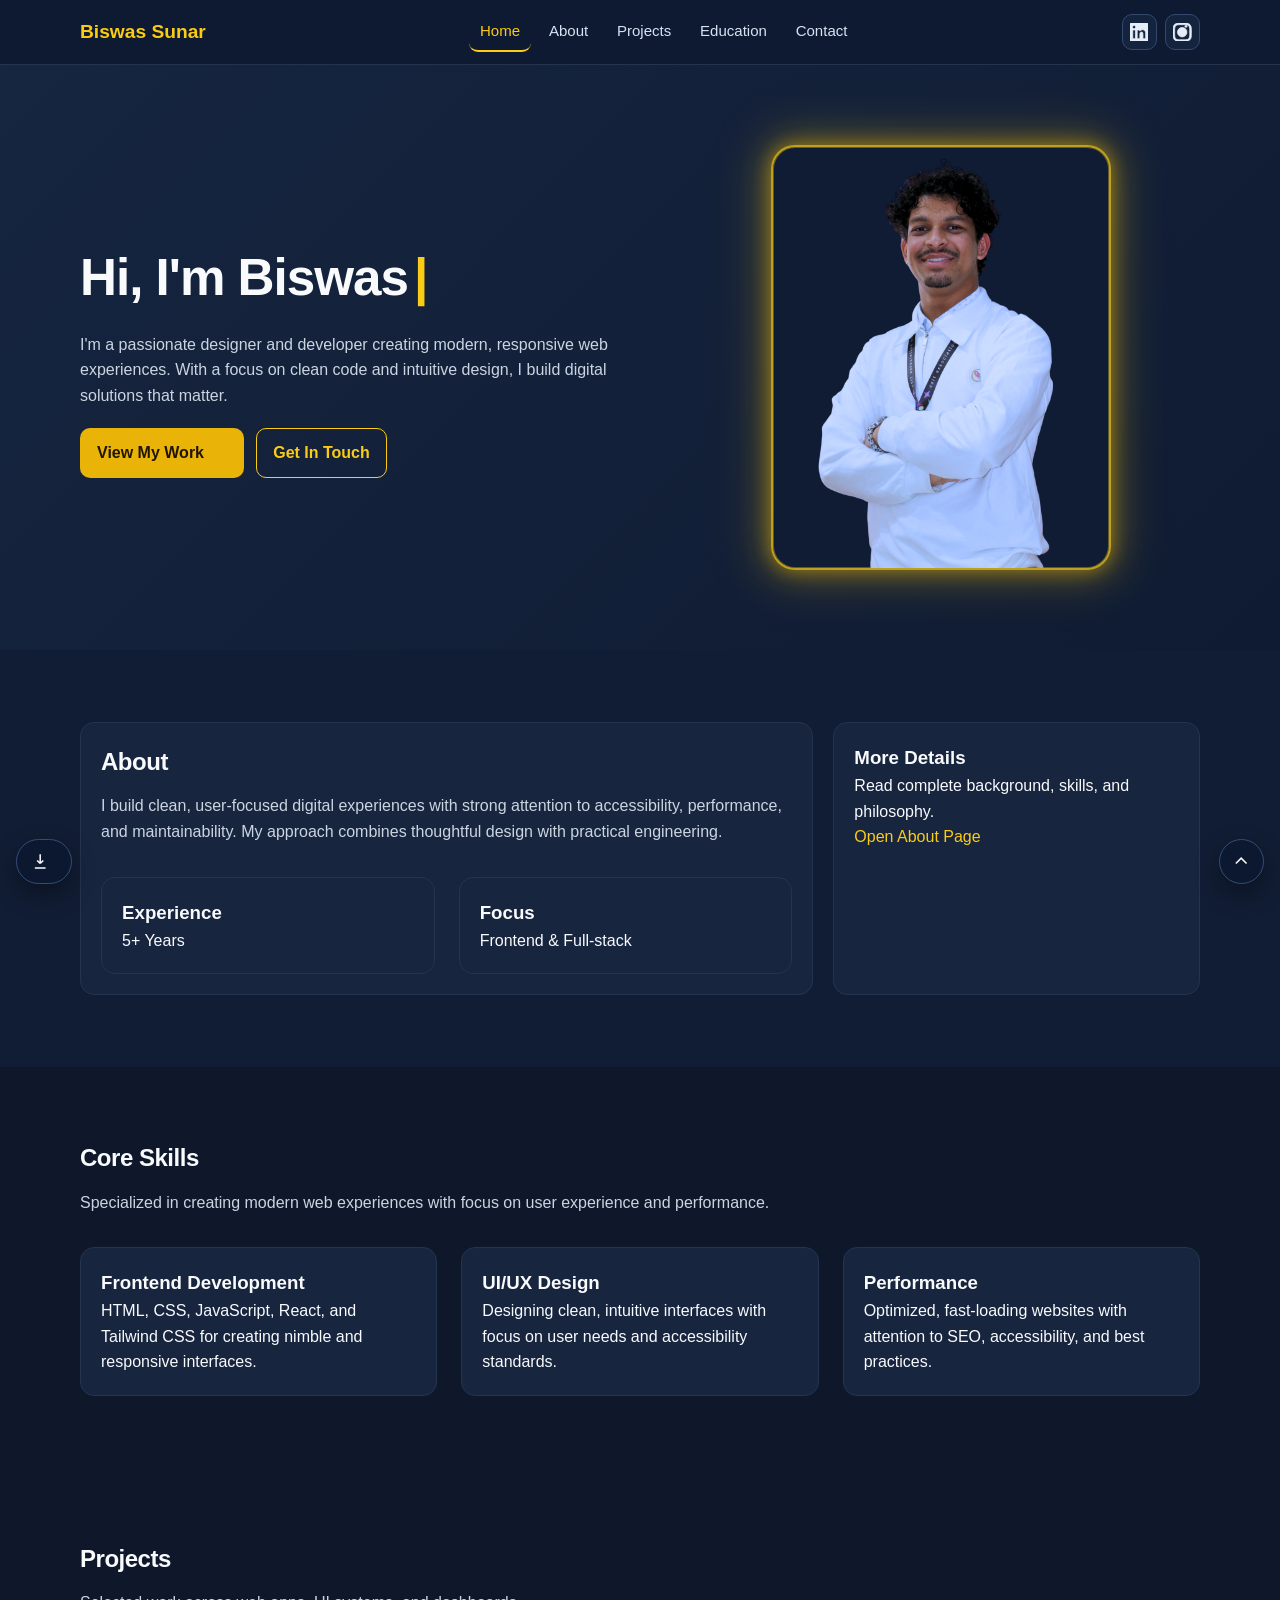
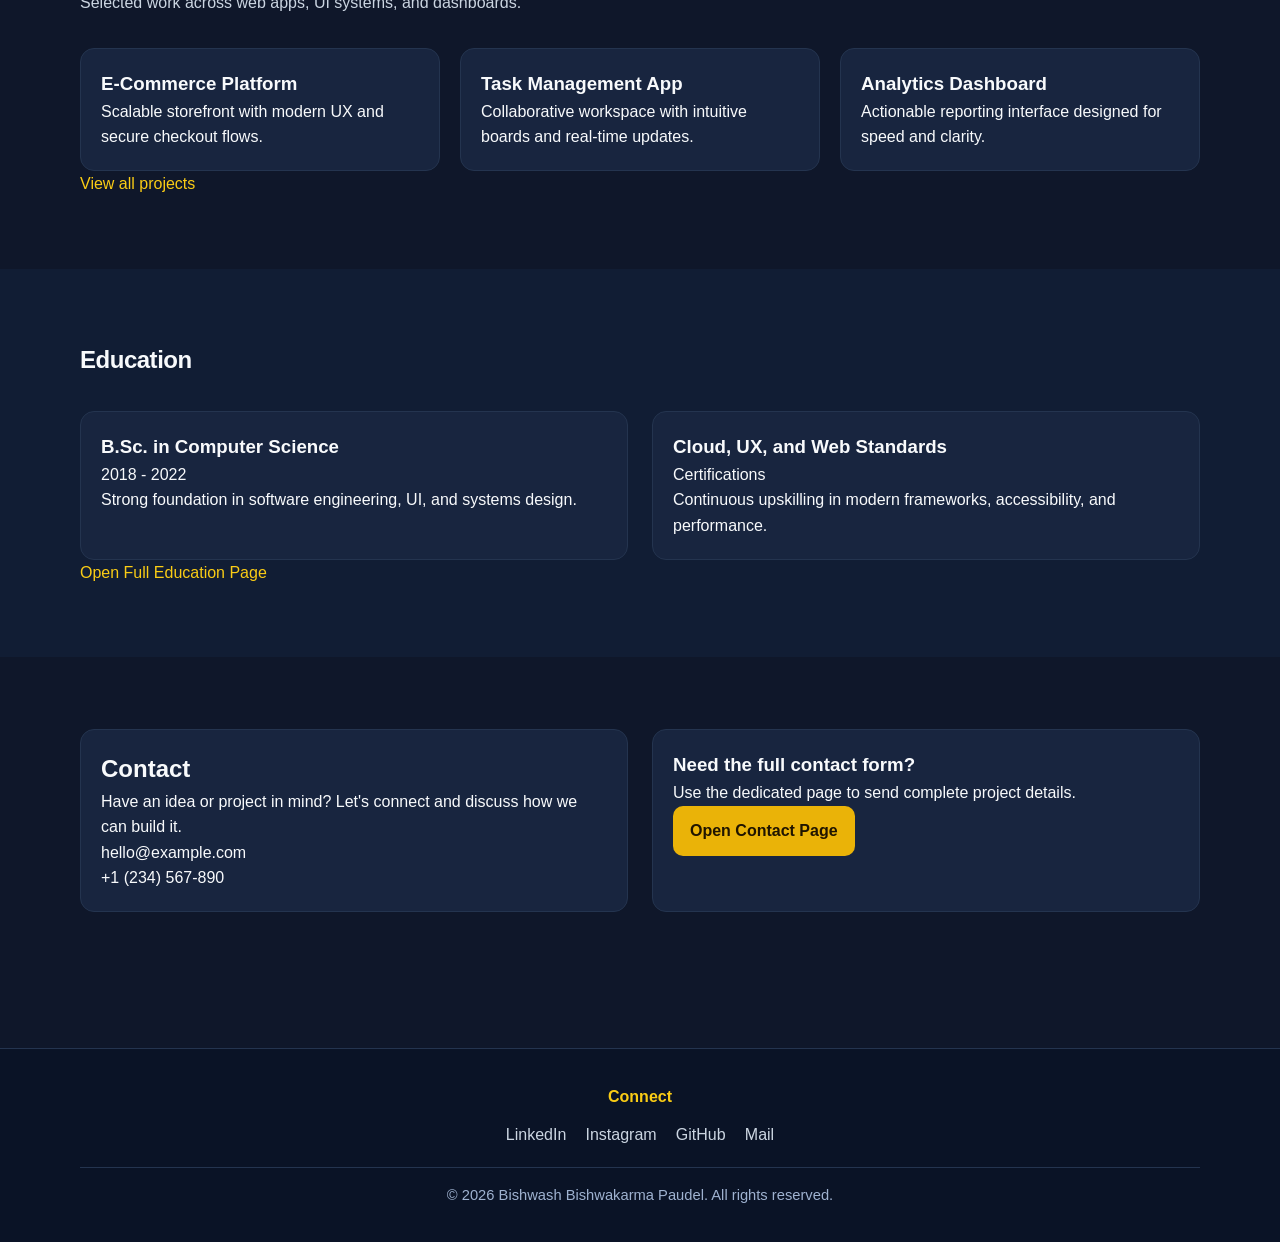
<file: index.html>
<!doctype html>
<html lang="en" class="dark">
  <head>
    <meta charset="UTF-8" />
    <meta name="viewport" content="width=device-width, initial-scale=1.0" />
    <title>Biswas Sunar</title>
    <link rel="stylesheet" href="css/style.css" />
  </head>
  <body>
    <div id="navbar-container"></div>

    <main class="page-main">
      <section class="hero section">
        <div class="container hero-grid">
          <div>
            <h1 class="hero-title">
              <span id="typed-hero" data-text="Hi, I'm Biswas"></span
              ><span class="typing-cursor">|</span>
            </h1>
            <p>
              I'm a passionate designer and developer creating modern,
              responsive web experiences. With a focus on clean code and
              intuitive design, I build digital solutions that matter.
            </p>
            <div class="hero-actions">
              <a class="btn btn-primary" href="projects.html">
                View My Work
                <svg viewBox="0 0 24 24" aria-hidden="true">
                  <path d="M13 7l5 5m0 0l-5 5m5-5H6" />
                </svg>
              </a>
              <a class="btn btn-outline" href="contact.html">Get In Touch</a>
            </div>
          </div>

          <div class="hero-image-zone">
            <div class="hero-image-wrap">
              <div class="hero-image-frame animated-glow-border">
                <img src="image.png" alt="Profile" />
              </div>
            </div>
          </div>
        </div>
      </section>

      <section id="about-section" class="section section-muted">
        <div class="container preview-grid">
          <article class="card">
            <div class="section-header">
              <h2>About</h2>
              <p>
                I build clean, user-focused digital experiences with strong
                attention to accessibility, performance, and maintainability. My
                approach combines thoughtful design with practical engineering.
              </p>
            </div>
            <div class="grid-2">
              <div class="card">
                <h3>Experience</h3>
                <p>5+ Years</p>
              </div>
              <div class="card">
                <h3>Focus</h3>
                <p>Frontend & Full-stack</p>
              </div>
            </div>
          </article>

          <article class="card">
            <h3>More Details</h3>
            <p>Read complete background, skills, and philosophy.</p>
            <p><a class="link-accent" href="about.html">Open About Page</a></p>
          </article>
        </div>
      </section>

      <section class="section">
        <div class="container">
          <div class="section-header">
            <h2>Core Skills</h2>
            <p class="lead">
              Specialized in creating modern web experiences with focus on user
              experience and performance.
            </p>
          </div>

          <div class="grid-3">
            <article class="card">
              <h3>Frontend Development</h3>
              <p>
                HTML, CSS, JavaScript, React, and Tailwind CSS for creating
                nimble and responsive interfaces.
              </p>
            </article>

            <article class="card">
              <h3>UI/UX Design</h3>
              <p>
                Designing clean, intuitive interfaces with focus on user needs
                and accessibility standards.
              </p>
            </article>

            <article class="card">
              <h3>Performance</h3>
              <p>
                Optimized, fast-loading websites with attention to SEO,
                accessibility, and best practices.
              </p>
            </article>
          </div>
        </div>
      </section>

      <section id="projects-section" class="section">
        <div class="container">
          <div class="section-header">
            <h2>Projects</h2>
            <p>Selected work across web apps, UI systems, and dashboards.</p>
          </div>

          <div class="projects-grid">
            <article class="card project-card">
              <h3>E-Commerce Platform</h3>
              <p>
                Scalable storefront with modern UX and secure checkout flows.
              </p>
            </article>
            <article class="card project-card">
              <h3>Task Management App</h3>
              <p>
                Collaborative workspace with intuitive boards and real-time
                updates.
              </p>
            </article>
            <article class="card project-card">
              <h3>Analytics Dashboard</h3>
              <p>
                Actionable reporting interface designed for speed and clarity.
              </p>
            </article>
          </div>

          <p>
            <a class="link-accent" href="projects.html">View all projects</a>
          </p>
        </div>
      </section>

      <section id="education-section" class="section section-muted">
        <div class="container">
          <div class="section-header">
            <h2>Education</h2>
          </div>

          <div class="grid-2">
            <article class="card">
              <h3>B.Sc. in Computer Science</h3>
              <p>2018 - 2022</p>
              <p>
                Strong foundation in software engineering, UI, and systems
                design.
              </p>
            </article>
            <article class="card">
              <h3>Cloud, UX, and Web Standards</h3>
              <p>Certifications</p>
              <p>
                Continuous upskilling in modern frameworks, accessibility, and
                performance.
              </p>
            </article>
          </div>

          <p>
            <a class="link-accent" href="education.html"
              >Open Full Education Page</a
            >
          </p>
        </div>
      </section>

      <section id="contact-section" class="section">
        <div class="container grid-2">
          <article class="card">
            <h2>Contact</h2>
            <p>
              Have an idea or project in mind? Let's connect and discuss how we
              can build it.
            </p>
            <p><a href="mailto:hello@example.com">hello@example.com</a></p>
            <p><a href="tel:+1234567890">+1 (234) 567-890</a></p>
          </article>

          <article class="card">
            <h3>Need the full contact form?</h3>
            <p>Use the dedicated page to send complete project details.</p>
            <p>
              <a class="btn btn-primary" href="contact.html"
                >Open Contact Page</a
              >
            </p>
          </article>
        </div>
      </section>
    </main>

    <div id="footer-container"></div>

    <script src="js/components.js"></script>
    <script src="js/script.js"></script>
  </body>
</html>
</file>
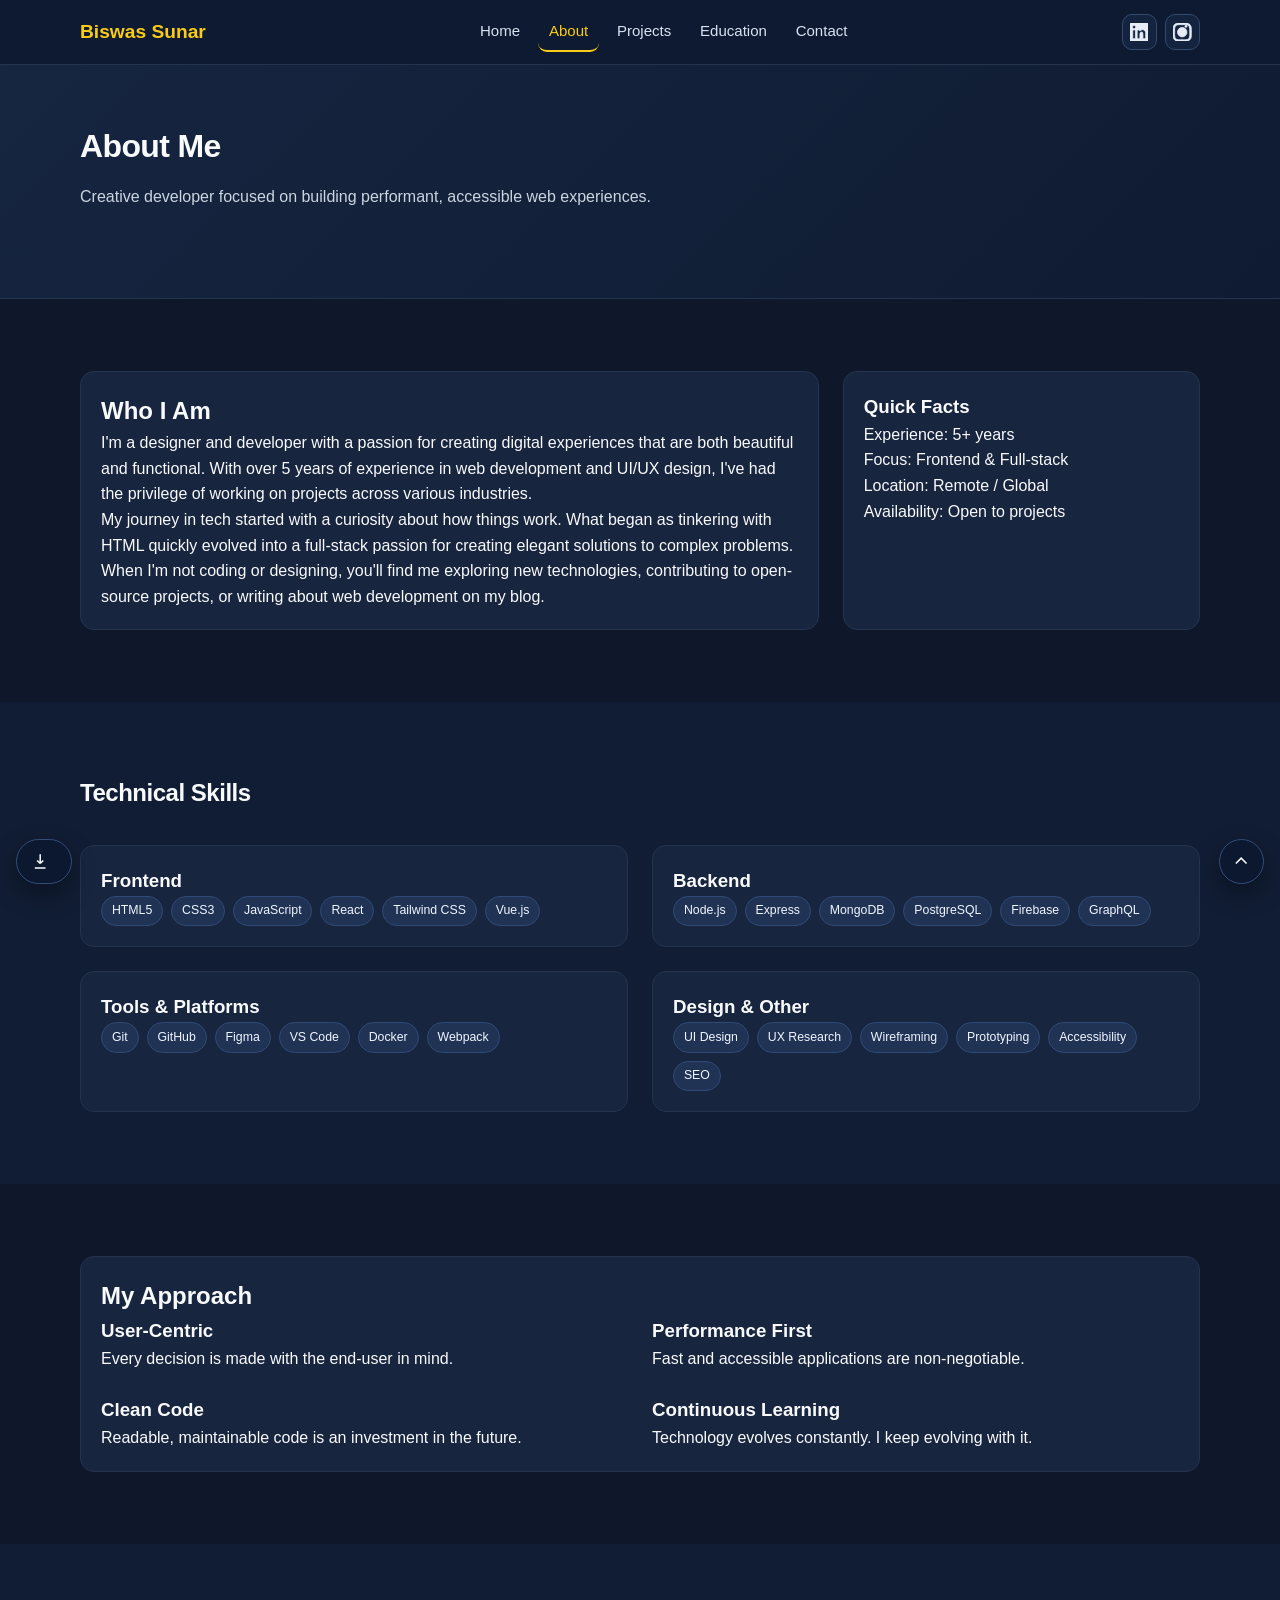
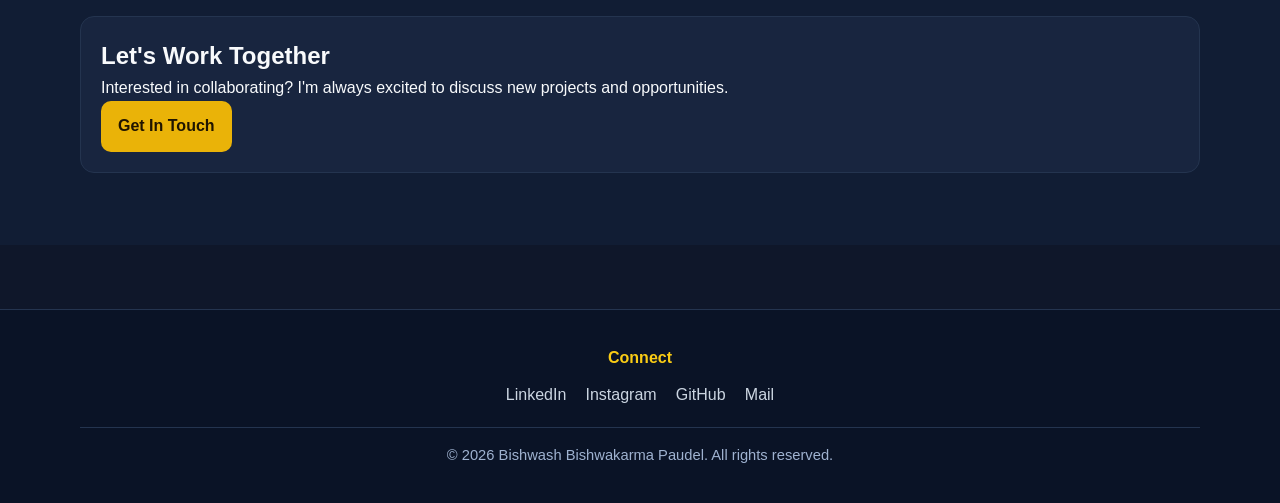
<file: about.html>
<!doctype html>
<html lang="en" class="dark">
  <head>
    <meta charset="UTF-8" />
    <meta name="viewport" content="width=device-width, initial-scale=1.0" />
    <title>About - Professional Portfolio</title>
    <link rel="stylesheet" href="css/style.css" />
  </head>
  <body>
    <div id="navbar-container"></div>

    <main class="page-main">
      <header class="page-header">
        <div class="container section-header">
          <h1>About Me</h1>
          <p>
            Creative developer focused on building performant, accessible web
            experiences.
          </p>
        </div>
      </header>

      <section class="section">
        <div class="container grid-3">
          <article class="card span-2">
            <h2>Who I Am</h2>
            <p>
              I'm a designer and developer with a passion for creating digital
              experiences that are both beautiful and functional. With over 5
              years of experience in web development and UI/UX design, I've had
              the privilege of working on projects across various industries.
            </p>
            <p>
              My journey in tech started with a curiosity about how things work.
              What began as tinkering with HTML quickly evolved into a
              full-stack passion for creating elegant solutions to complex
              problems.
            </p>
            <p>
              When I'm not coding or designing, you'll find me exploring new
              technologies, contributing to open-source projects, or writing
              about web development on my blog.
            </p>
          </article>

          <aside class="card">
            <h3>Quick Facts</h3>
            <ul>
              <li>Experience: 5+ years</li>
              <li>Focus: Frontend & Full-stack</li>
              <li>Location: Remote / Global</li>
              <li>Availability: Open to projects</li>
            </ul>
          </aside>
        </div>
      </section>

      <section class="section section-muted">
        <div class="container">
          <div class="section-header">
            <h2>Technical Skills</h2>
          </div>

          <div class="grid-2">
            <article class="card">
              <h3>Frontend</h3>
              <div class="badges">
                <span class="badge">HTML5</span>
                <span class="badge">CSS3</span>
                <span class="badge">JavaScript</span>
                <span class="badge">React</span>
                <span class="badge">Tailwind CSS</span>
                <span class="badge">Vue.js</span>
              </div>
            </article>

            <article class="card">
              <h3>Backend</h3>
              <div class="badges">
                <span class="badge">Node.js</span>
                <span class="badge">Express</span>
                <span class="badge">MongoDB</span>
                <span class="badge">PostgreSQL</span>
                <span class="badge">Firebase</span>
                <span class="badge">GraphQL</span>
              </div>
            </article>

            <article class="card">
              <h3>Tools & Platforms</h3>
              <div class="badges">
                <span class="badge">Git</span>
                <span class="badge">GitHub</span>
                <span class="badge">Figma</span>
                <span class="badge">VS Code</span>
                <span class="badge">Docker</span>
                <span class="badge">Webpack</span>
              </div>
            </article>

            <article class="card">
              <h3>Design & Other</h3>
              <div class="badges">
                <span class="badge">UI Design</span>
                <span class="badge">UX Research</span>
                <span class="badge">Wireframing</span>
                <span class="badge">Prototyping</span>
                <span class="badge">Accessibility</span>
                <span class="badge">SEO</span>
              </div>
            </article>
          </div>
        </div>
      </section>

      <section class="section">
        <div class="container card">
          <h2>My Approach</h2>
          <div class="grid-2">
            <article>
              <h3>User-Centric</h3>
              <p>Every decision is made with the end-user in mind.</p>
            </article>
            <article>
              <h3>Performance First</h3>
              <p>Fast and accessible applications are non-negotiable.</p>
            </article>
            <article>
              <h3>Clean Code</h3>
              <p>Readable, maintainable code is an investment in the future.</p>
            </article>
            <article>
              <h3>Continuous Learning</h3>
              <p>Technology evolves constantly. I keep evolving with it.</p>
            </article>
          </div>
        </div>
      </section>

      <section class="section section-muted">
        <div class="container card">
          <h2>Let's Work Together</h2>
          <p>
            Interested in collaborating? I'm always excited to discuss new
            projects and opportunities.
          </p>
          <p><a class="btn btn-primary" href="contact.html">Get In Touch</a></p>
        </div>
      </section>
    </main>

    <div id="footer-container"></div>

    <script src="js/components.js"></script>
    <script src="js/script.js"></script>
  </body>
</html>
</file>
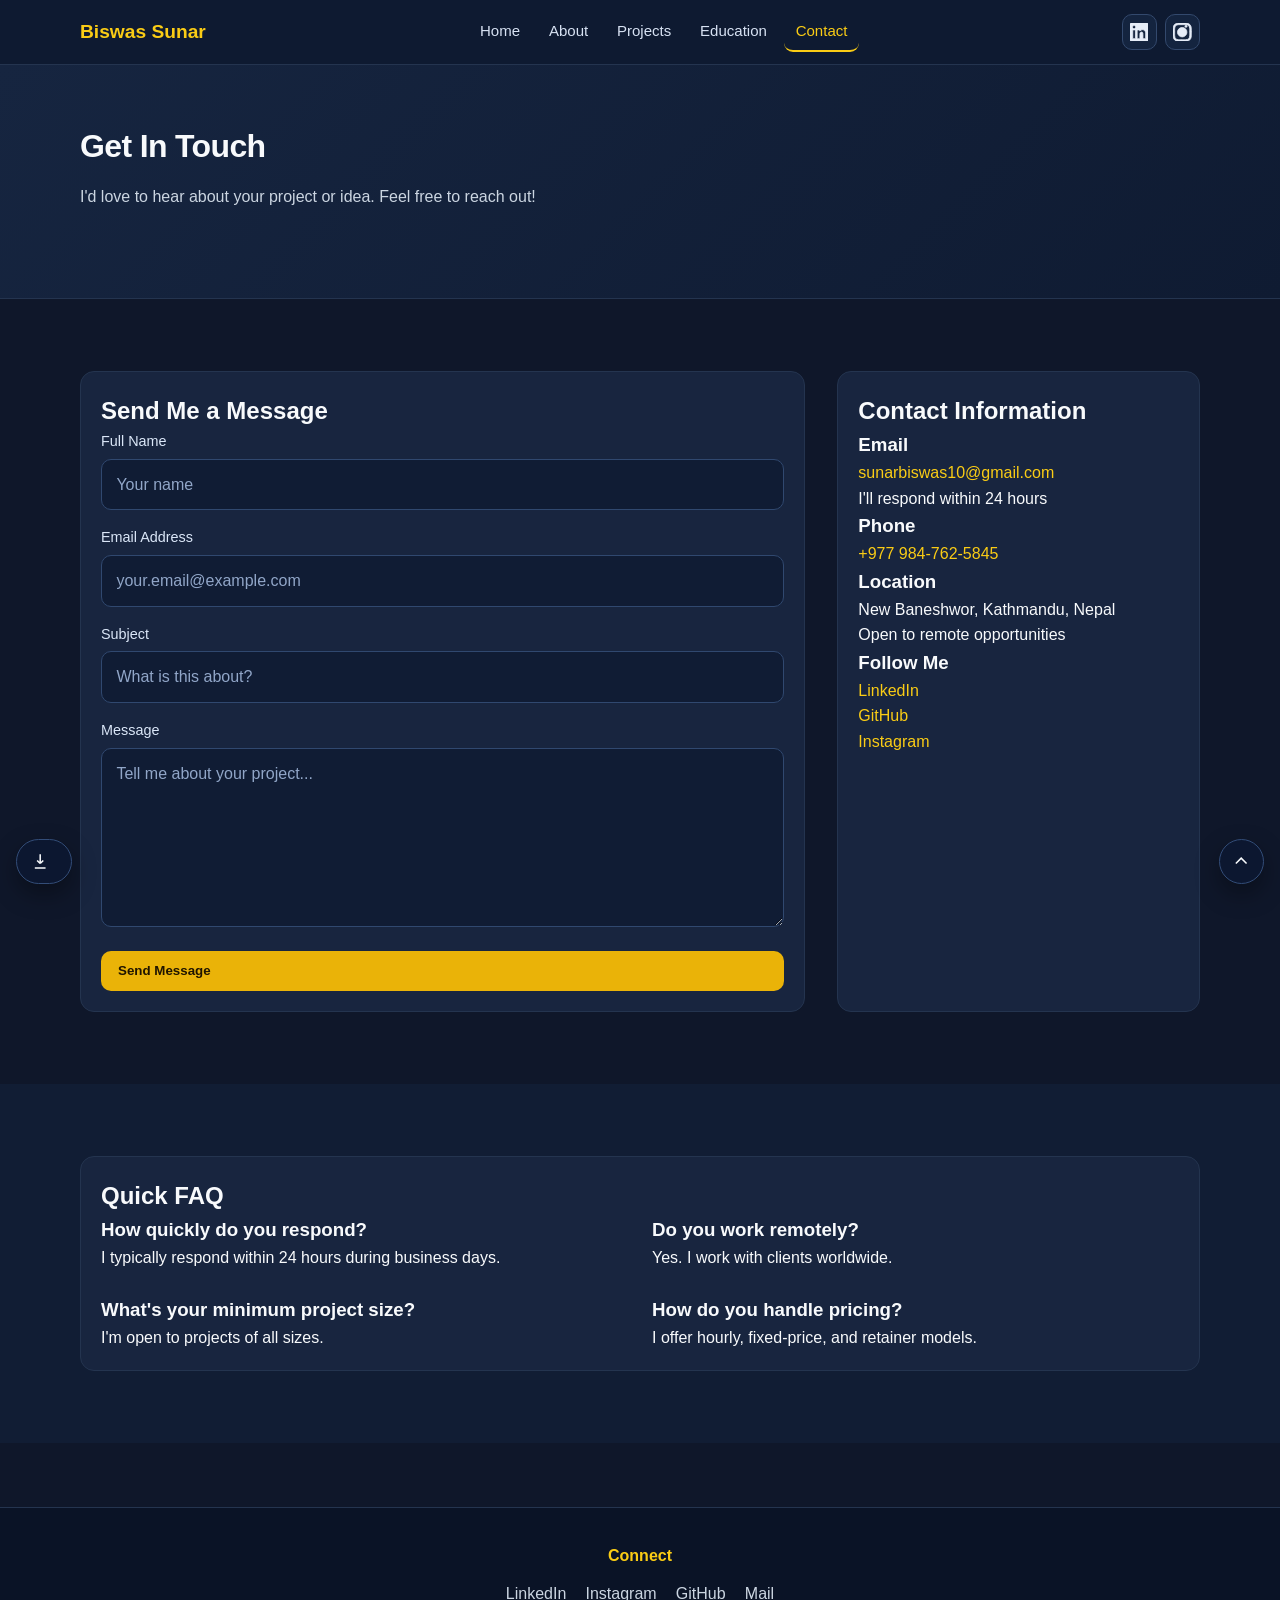
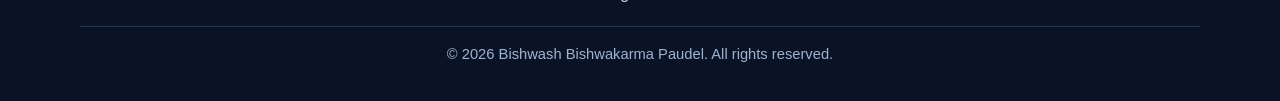
<file: contact.html>
<!doctype html>
<html lang="en" class="dark">
  <head>
    <meta charset="UTF-8" />
    <meta name="viewport" content="width=device-width, initial-scale=1.0" />
    <title>Contact - Professional Portfolio</title>
    <link rel="stylesheet" href="css/style.css" />
  </head>
  <body>
    <div id="navbar-container"></div>

    <main class="page-main">
      <header class="page-header">
        <div class="container section-header">
          <h1>Get In Touch</h1>
          <p>
            I'd love to hear about your project or idea. Feel free to reach out!
          </p>
        </div>
      </header>

      <section class="section">
        <div class="container contact-grid">
          <section class="card">
            <h2>Send Me a Message</h2>

            <form id="contact-form">
              <div class="form-row">
                <label for="name">Full Name</label>
                <input
                  type="text"
                  id="name"
                  name="name"
                  required
                  placeholder="Your name"
                />
              </div>

              <div class="form-row">
                <label for="email">Email Address</label>
                <input
                  type="email"
                  id="email"
                  name="email"
                  required
                  placeholder="your.email@example.com"
                />
              </div>

              <div class="form-row">
                <label for="subject">Subject</label>
                <input
                  type="text"
                  id="subject"
                  name="subject"
                  required
                  placeholder="What is this about?"
                />
              </div>

              <div class="form-row">
                <label for="message">Message</label>
                <textarea
                  id="message"
                  name="message"
                  rows="6"
                  required
                  placeholder="Tell me about your project..."
                ></textarea>
              </div>

              <button class="btn btn-primary submit-btn" type="submit">
                Send Message
              </button>

              <div id="success-message" hidden>
                Thank you! Your message has been sent successfully. I'll get
                back to you soon.
              </div>
            </form>
          </section>

          <aside class="card">
            <h2>Contact Information</h2>

            <div>
              <h3>Email</h3>
              <p>
                <a class="link-accent" href="mailto:sunarbiswas10@gmail.com"
                  >sunarbiswas10@gmail.com</a
                >
              </p>
              <p>I'll respond within 24 hours</p>
            </div>

            <div>
              <h3>Phone</h3>
              <p>
                <a class="link-accent" href="tel:+9779847625845"
                  >+977 984-762-5845</a
                >
              </p>
            </div>

            <div>
              <h3>Location</h3>
              <p>New Baneshwor, Kathmandu, Nepal</p>
              <p>Open to remote opportunities</p>
            </div>

            <div>
              <h3>Follow Me</h3>
              <ul>
                <li>
                  <a
                    class="link-accent"
                    href="https://www.linkedin.com/in/biswaaass/"
                    target="_blank"
                    >LinkedIn</a
                  >
                </li>
                <li>
                  <a
                    class="link-accent"
                    href="https://github.com/biswaaass"
                    target="_blank"
                    >GitHub</a
                  >
                </li>
                <li>
                  <a
                    class="link-accent"
                    href="https://www.instagram.com/b.iswas_/"
                    target="_blank"
                    >Instagram</a
                  >
                </li>
              </ul>
            </div>
          </aside>
        </div>
      </section>

      <section class="section section-muted">
        <div class="container card">
          <h2>Quick FAQ</h2>
          <div class="grid-2">
            <article>
              <h3>How quickly do you respond?</h3>
              <p>I typically respond within 24 hours during business days.</p>
            </article>
            <article>
              <h3>Do you work remotely?</h3>
              <p>Yes. I work with clients worldwide.</p>
            </article>
            <article>
              <h3>What's your minimum project size?</h3>
              <p>I'm open to projects of all sizes.</p>
            </article>
            <article>
              <h3>How do you handle pricing?</h3>
              <p>I offer hourly, fixed-price, and retainer models.</p>
            </article>
          </div>
        </div>
      </section>
    </main>

    <div id="footer-container"></div>

    <script src="js/components.js"></script>
    <script src="js/script.js"></script>
    <script>
      const contactForm = document.getElementById("contact-form");
      const successMessage = document.getElementById("success-message");

      if (contactForm) {
        contactForm.addEventListener("submit", function (e) {
          e.preventDefault();

          const formData = {
            name: document.getElementById("name").value,
            email: document.getElementById("email").value,
            subject: document.getElementById("subject").value,
            message: document.getElementById("message").value,
          };

          console.log("Form submitted:", formData);
          successMessage.hidden = false;
          contactForm.reset();

          setTimeout(() => {
            successMessage.hidden = true;
          }, 5000);
        });
      }
    </script>
  </body>
</html>
</file>
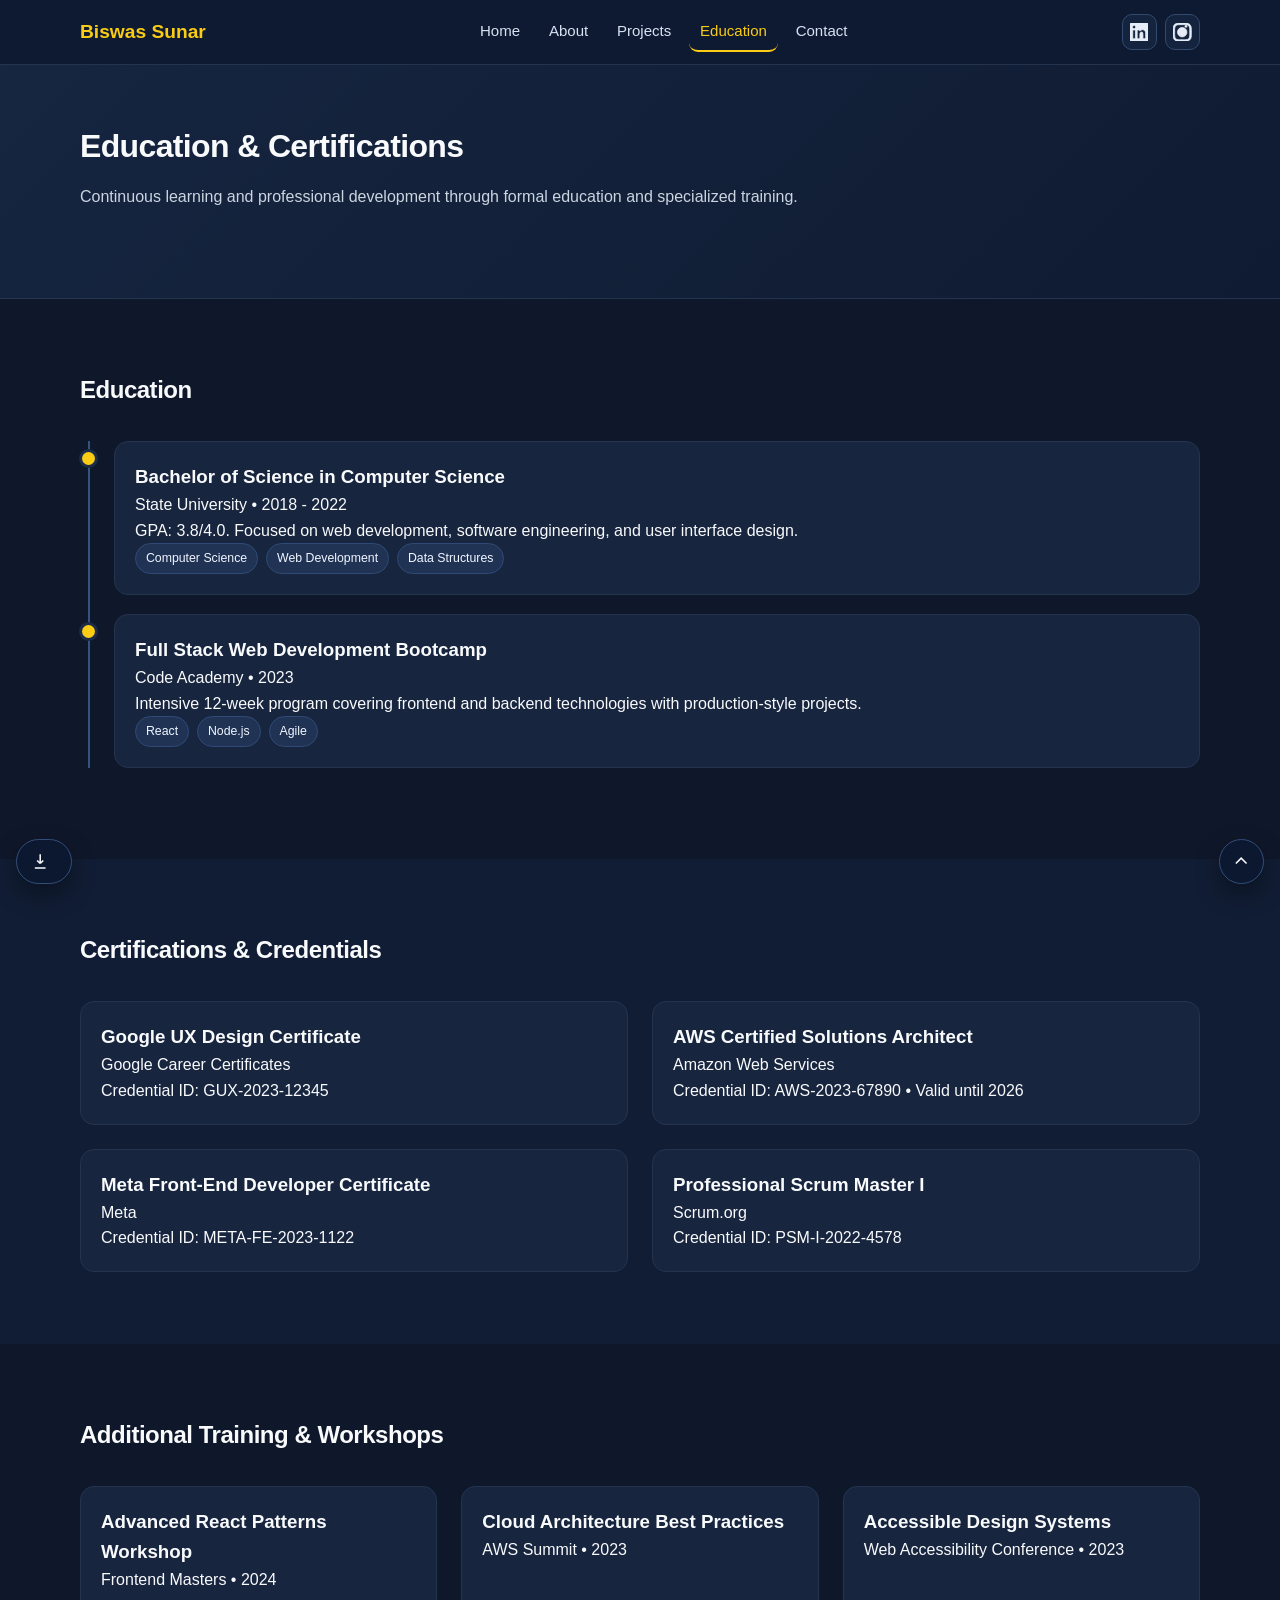
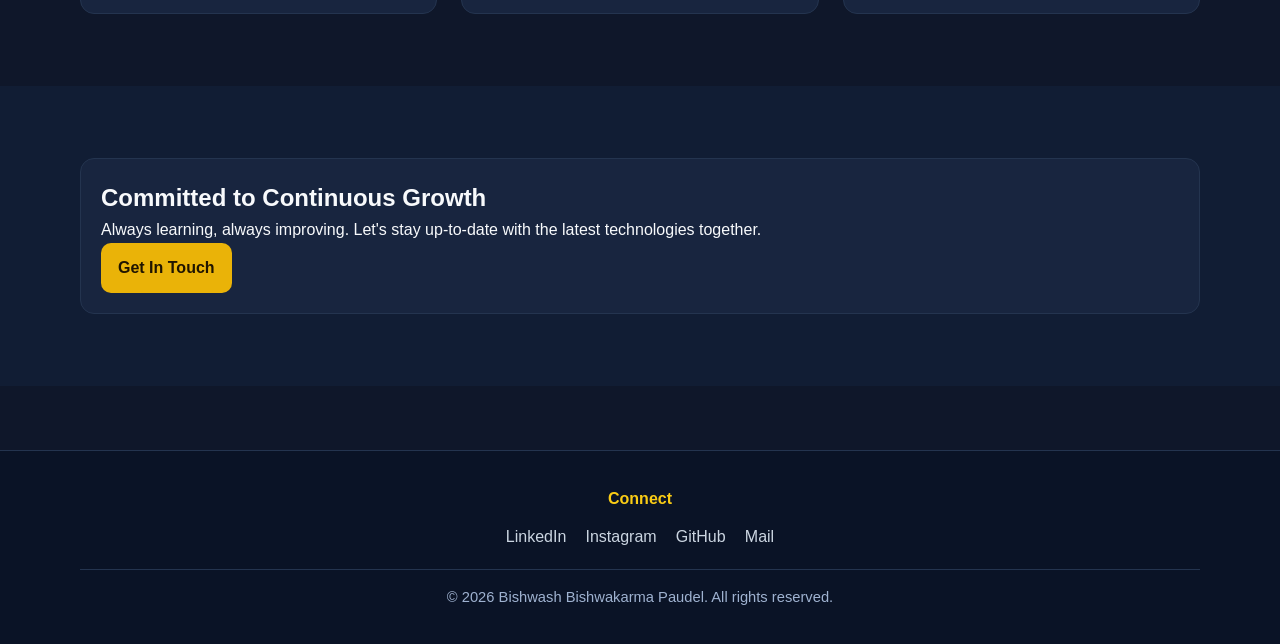
<file: education.html>
<!doctype html>
<html lang="en" class="dark">
  <head>
    <meta charset="UTF-8" />
    <meta name="viewport" content="width=device-width, initial-scale=1.0" />
    <title>Education - Professional Portfolio</title>
    <link rel="stylesheet" href="css/style.css" />
  </head>
  <body>
    <div id="navbar-container"></div>

    <main class="page-main">
      <header class="page-header">
        <div class="container section-header">
          <h1>Education & Certifications</h1>
          <p>
            Continuous learning and professional development through formal
            education and specialized training.
          </p>
        </div>
      </header>

      <section class="section">
        <div class="container">
          <div class="section-header">
            <h2>Education</h2>
          </div>

          <div class="timeline">
            <article class="card timeline-item">
              <h3>Bachelor of Science in Computer Science</h3>
              <p>State University • 2018 - 2022</p>
              <p>
                GPA: 3.8/4.0. Focused on web development, software engineering,
                and user interface design.
              </p>
              <div class="badges">
                <span class="badge">Computer Science</span>
                <span class="badge">Web Development</span>
                <span class="badge">Data Structures</span>
              </div>
            </article>

            <article class="card timeline-item">
              <h3>Full Stack Web Development Bootcamp</h3>
              <p>Code Academy • 2023</p>
              <p>
                Intensive 12-week program covering frontend and backend
                technologies with production-style projects.
              </p>
              <div class="badges">
                <span class="badge">React</span>
                <span class="badge">Node.js</span>
                <span class="badge">Agile</span>
              </div>
            </article>
          </div>
        </div>
      </section>

      <section class="section section-muted">
        <div class="container">
          <div class="section-header">
            <h2>Certifications & Credentials</h2>
          </div>

          <div class="grid-2">
            <article class="card">
              <h3>Google UX Design Certificate</h3>
              <p>Google Career Certificates</p>
              <p>Credential ID: GUX-2023-12345</p>
            </article>

            <article class="card">
              <h3>AWS Certified Solutions Architect</h3>
              <p>Amazon Web Services</p>
              <p>Credential ID: AWS-2023-67890 • Valid until 2026</p>
            </article>

            <article class="card">
              <h3>Meta Front-End Developer Certificate</h3>
              <p>Meta</p>
              <p>Credential ID: META-FE-2023-1122</p>
            </article>

            <article class="card">
              <h3>Professional Scrum Master I</h3>
              <p>Scrum.org</p>
              <p>Credential ID: PSM-I-2022-4578</p>
            </article>
          </div>
        </div>
      </section>

      <section class="section">
        <div class="container">
          <div class="section-header">
            <h2>Additional Training & Workshops</h2>
          </div>
          <div class="grid-3">
            <article class="card">
              <h3>Advanced React Patterns Workshop</h3>
              <p>Frontend Masters • 2024</p>
            </article>
            <article class="card">
              <h3>Cloud Architecture Best Practices</h3>
              <p>AWS Summit • 2023</p>
            </article>
            <article class="card">
              <h3>Accessible Design Systems</h3>
              <p>Web Accessibility Conference • 2023</p>
            </article>
          </div>
        </div>
      </section>

      <section class="section section-muted">
        <div class="container card">
          <h2>Committed to Continuous Growth</h2>
          <p>
            Always learning, always improving. Let's stay up-to-date with the
            latest technologies together.
          </p>
          <p><a class="btn btn-primary" href="contact.html">Get In Touch</a></p>
        </div>
      </section>
    </main>

    <div id="footer-container"></div>

    <script src="js/components.js"></script>
    <script src="js/script.js"></script>
  </body>
</html>
</file>
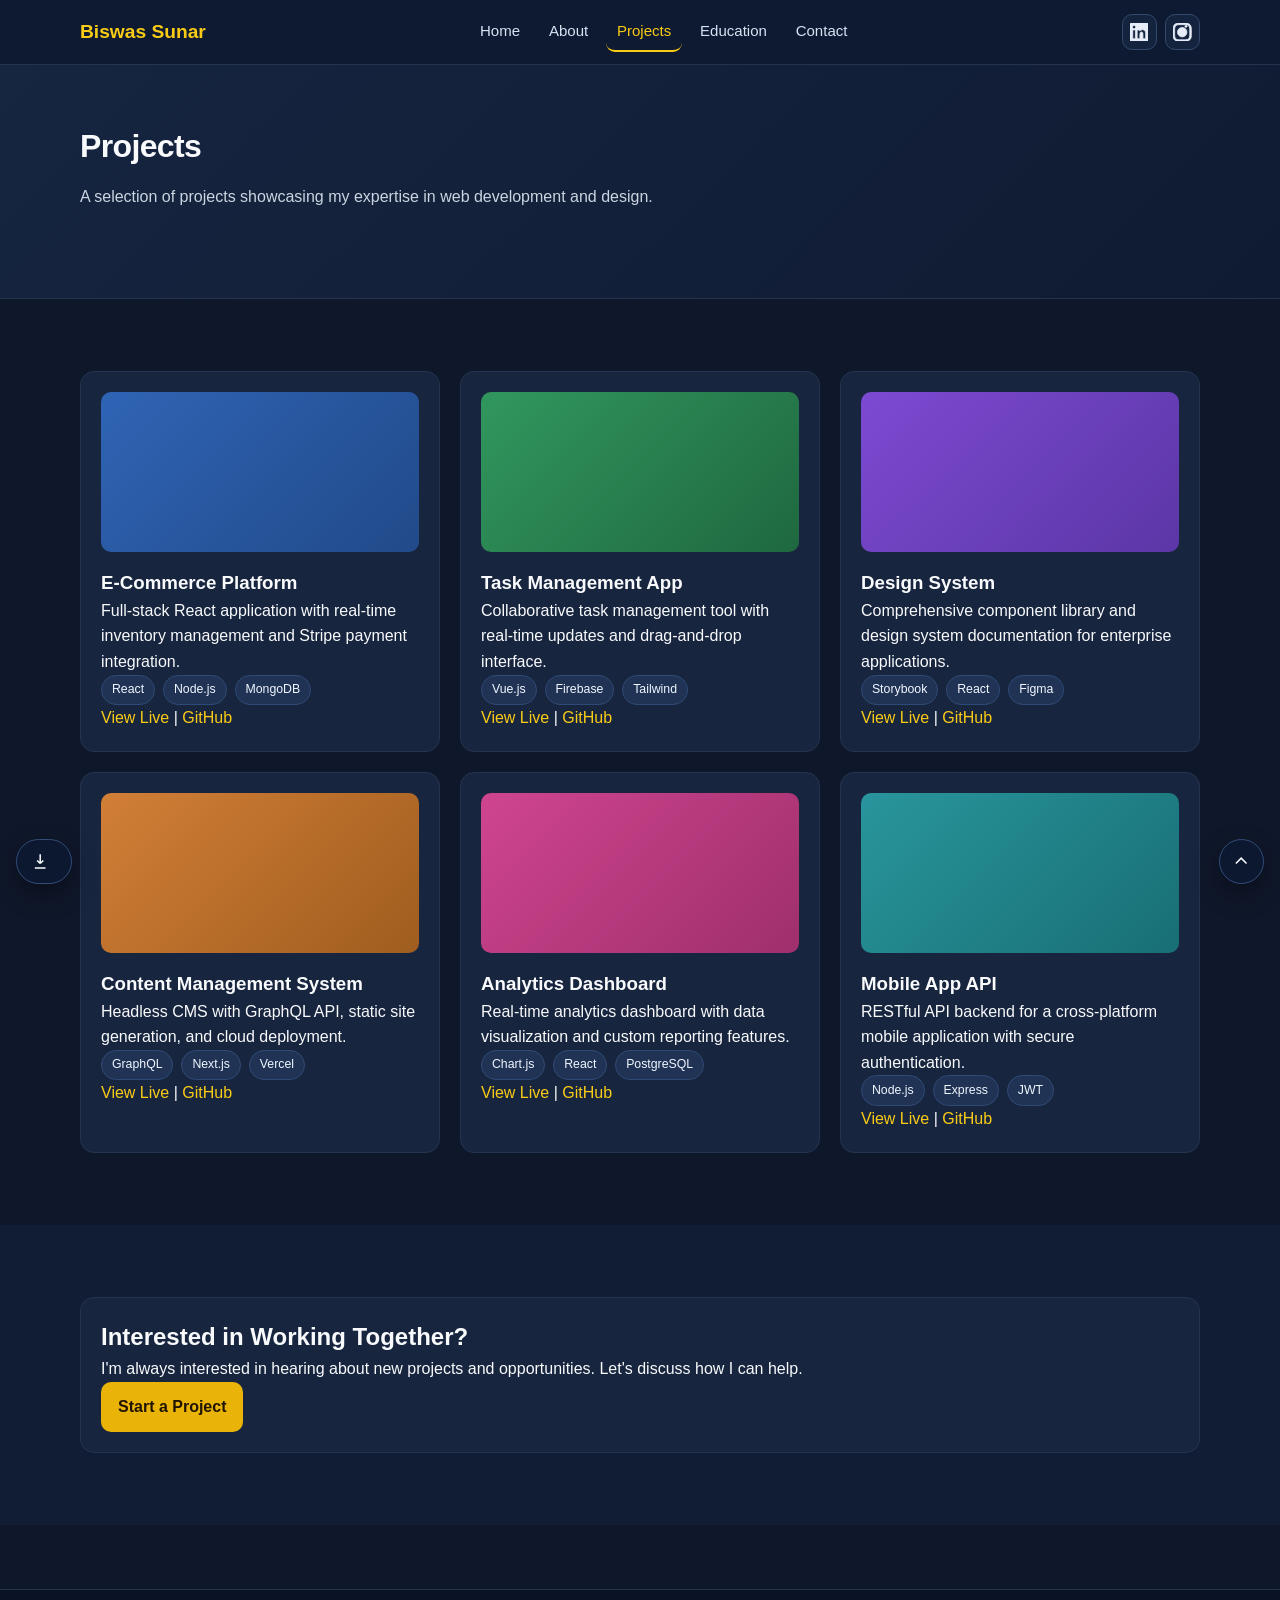
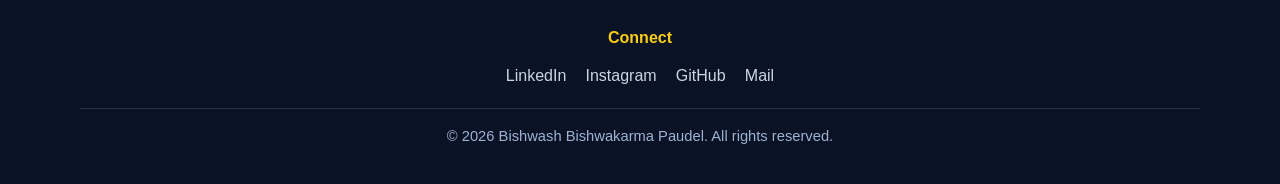
<file: projects.html>
<!doctype html>
<html lang="en" class="dark">
  <head>
    <meta charset="UTF-8" />
    <meta name="viewport" content="width=device-width, initial-scale=1.0" />
    <title>Projects - Professional Portfolio</title>
    <link rel="stylesheet" href="css/style.css" />
  </head>
  <body>
    <div id="navbar-container"></div>

    <main class="page-main">
      <header class="page-header">
        <div class="container section-header">
          <h1>Projects</h1>
          <p>
            A selection of projects showcasing my expertise in web development
            and design.
          </p>
        </div>
      </header>

      <section class="section">
        <div class="container projects-grid">
          <article class="card project-card">
            <div class="project-cover cover-blue"></div>
            <h3>E-Commerce Platform</h3>
            <p>
              Full-stack React application with real-time inventory management
              and Stripe payment integration.
            </p>
            <div class="badges">
              <span class="badge">React</span>
              <span class="badge">Node.js</span>
              <span class="badge">MongoDB</span>
            </div>
            <p>
              <a class="link-accent" href="#">View Live</a> |
              <a class="link-accent" href="#">GitHub</a>
            </p>
          </article>

          <article class="card project-card">
            <div class="project-cover cover-green"></div>
            <h3>Task Management App</h3>
            <p>
              Collaborative task management tool with real-time updates and
              drag-and-drop interface.
            </p>
            <div class="badges">
              <span class="badge">Vue.js</span>
              <span class="badge">Firebase</span>
              <span class="badge">Tailwind</span>
            </div>
            <p>
              <a class="link-accent" href="#">View Live</a> |
              <a class="link-accent" href="#">GitHub</a>
            </p>
          </article>

          <article class="card project-card">
            <div class="project-cover cover-purple"></div>
            <h3>Design System</h3>
            <p>
              Comprehensive component library and design system documentation
              for enterprise applications.
            </p>
            <div class="badges">
              <span class="badge">Storybook</span>
              <span class="badge">React</span>
              <span class="badge">Figma</span>
            </div>
            <p>
              <a class="link-accent" href="#">View Live</a> |
              <a class="link-accent" href="#">GitHub</a>
            </p>
          </article>

          <article class="card project-card">
            <div class="project-cover cover-orange"></div>
            <h3>Content Management System</h3>
            <p>
              Headless CMS with GraphQL API, static site generation, and cloud
              deployment.
            </p>
            <div class="badges">
              <span class="badge">GraphQL</span>
              <span class="badge">Next.js</span>
              <span class="badge">Vercel</span>
            </div>
            <p>
              <a class="link-accent" href="#">View Live</a> |
              <a class="link-accent" href="#">GitHub</a>
            </p>
          </article>

          <article class="card project-card">
            <div class="project-cover cover-pink"></div>
            <h3>Analytics Dashboard</h3>
            <p>
              Real-time analytics dashboard with data visualization and custom
              reporting features.
            </p>
            <div class="badges">
              <span class="badge">Chart.js</span>
              <span class="badge">React</span>
              <span class="badge">PostgreSQL</span>
            </div>
            <p>
              <a class="link-accent" href="#">View Live</a> |
              <a class="link-accent" href="#">GitHub</a>
            </p>
          </article>

          <article class="card project-card">
            <div class="project-cover cover-teal"></div>
            <h3>Mobile App API</h3>
            <p>
              RESTful API backend for a cross-platform mobile application with
              secure authentication.
            </p>
            <div class="badges">
              <span class="badge">Node.js</span>
              <span class="badge">Express</span>
              <span class="badge">JWT</span>
            </div>
            <p>
              <a class="link-accent" href="#">View Live</a> |
              <a class="link-accent" href="#">GitHub</a>
            </p>
          </article>
        </div>
      </section>

      <section class="section section-muted">
        <div class="container card">
          <h2>Interested in Working Together?</h2>
          <p>
            I'm always interested in hearing about new projects and
            opportunities. Let's discuss how I can help.
          </p>
          <p>
            <a class="btn btn-primary" href="contact.html">Start a Project</a>
          </p>
        </div>
      </section>
    </main>

    <div id="footer-container"></div>

    <script src="js/components.js"></script>
    <script src="js/script.js"></script>
  </body>
</html>
</file>
<file: css/style.css>
:root {
  --bg: #0f172a;
  --bg-elev: #111d34;
  --bg-soft: #18253f;
  --text: #f8fafc;
  --muted: #cbd5e1;
  --line: #24344f;
  --accent: #facc15;
  --accent-strong: #eab308;
  --ok-bg: #113622;
  --ok-line: #1f7a40;
  --ok-text: #b7f7cc;
}

* {
  box-sizing: border-box;
}

html {
  scroll-behavior: smooth;
}

body {
  margin: 0;
  background: var(--bg);
  color: var(--text);
  font-family: "Segoe UI", "Helvetica Neue", Helvetica, Arial, sans-serif;
  line-height: 1.6;
}

a {
  color: inherit;
  text-decoration: none;
}

a,
button,
input,
textarea {
  transition: all 0.2s ease;
}

h1,
h2,
h3,
h4,
p,
ul {
  margin: 0;
}

ul {
  list-style: none;
  padding: 0;
}

.container {
  width: min(1120px, 92vw);
  margin: 0 auto;
}

.page-main {
  padding-bottom: 2rem;
}

.section {
  padding: 4.5rem 0;
}

.section-muted {
  background: var(--bg-elev);
}

.section-header {
  margin-bottom: 2rem;
}

.section-header h1,
.section-header h2 {
  font-weight: 700;
  letter-spacing: -0.02em;
}

.section-header p,
.section p.lead {
  color: var(--muted);
  margin-top: 0.75rem;
  max-width: 760px;
}

.page-header {
  background: linear-gradient(135deg, #162540, #0f1b32);
  border-bottom: 1px solid var(--line);
  padding: 3.5rem 0;
}

.grid-2,
.grid-3,
.grid-4 {
  display: grid;
  gap: 1.5rem;
}

.grid-2 {
  grid-template-columns: repeat(2, minmax(0, 1fr));
}

.grid-3 {
  grid-template-columns: repeat(3, minmax(0, 1fr));
}

.grid-4 {
  grid-template-columns: repeat(4, minmax(0, 1fr));
}

.span-2 {
  grid-column: span 2;
}

.card {
  background: var(--bg-soft);
  border: 1px solid var(--line);
  border-radius: 14px;
  padding: 1.25rem;
}

.card:hover {
  transform: translateY(-2px);
}

.badges {
  display: flex;
  flex-wrap: wrap;
  gap: 0.5rem;
}

.badge {
  display: inline-block;
  padding: 0.28rem 0.62rem;
  font-size: 0.77rem;
  border-radius: 999px;
  background: #203355;
  color: #f0f6ff;
  border: 1px solid #2f4a76;
}

.btn {
  display: inline-flex;
  align-items: center;
  gap: 0.45rem;
  border-radius: 10px;
  padding: 0.72rem 1rem;
  font-weight: 600;
  border: 1px solid transparent;
  cursor: pointer;
}

.btn svg {
  width: 1rem;
  height: 1rem;
}

.btn-primary {
  background: var(--accent-strong);
  color: #201500;
}

.btn-primary:hover {
  background: var(--accent);
}

.btn-outline {
  color: var(--accent);
  border-color: var(--accent);
}

.btn-outline:hover {
  background: #2a2408;
}

.link-accent {
  color: var(--accent);
}

.link-accent:hover {
  text-decoration: underline;
}

.site-nav {
  position: sticky;
  top: 0;
  z-index: 60;
  background: #0f1b32f0;
  backdrop-filter: blur(7px);
  border-bottom: 1px solid var(--line);
}

.nav-row {
  min-height: 4rem;
  display: flex;
  align-items: center;
  justify-content: space-between;
  gap: 1rem;
}

.brand-name {
  color: var(--accent);
  font-weight: 800;
  font-size: 1.2rem;
}

.primary-nav {
  display: flex;
  align-items: center;
  gap: 0.4rem;
}

.primary-nav a,
.mobile-nav a {
  display: block;
  padding: 0.45rem 0.7rem;
  border-radius: 9px;
  color: #d7e2f3;
  font-size: 0.94rem;
  border-bottom: 2px solid transparent;
}

.primary-nav a:hover,
.mobile-nav a:hover {
  color: var(--accent);
  background: #1a2a47;
}

nav a.active {
  color: var(--accent);
  border-bottom-color: var(--accent);
}

.nav-actions {
  display: flex;
  align-items: center;
  gap: 0.5rem;
}

.social-link {
  width: 2.2rem;
  height: 2.2rem;
  display: inline-flex;
  align-items: center;
  justify-content: center;
  border: 1px solid #33496d;
  border-radius: 10px;
  color: #e6edf8;
  background: #14243f;
}

.social-link:hover {
  color: #1b1400;
  background: var(--accent);
}

.social-link svg,
.menu-toggle svg {
  width: 1.15rem;
  height: 1.15rem;
  fill: currentColor;
  stroke: currentColor;
}

.menu-toggle {
  display: none;
  width: 2.2rem;
  height: 2.2rem;
  border: 1px solid #33496d;
  border-radius: 10px;
  color: #e6edf8;
  background: #14243f;
  cursor: pointer;
}

.mobile-nav {
  display: none;
  width: min(1120px, 92vw);
  margin: 0 auto 0.85rem;
  border: 1px solid var(--line);
  border-radius: 12px;
  background: #12213b;
  padding: 0.45rem;
}

.mobile-nav[hidden] {
  display: none;
}

.mobile-nav:not([hidden]) {
  display: block;
}

.hero {
  background: linear-gradient(135deg, #162540, #0f1b32);
  padding: 5rem 0;
}

.hero-grid {
  display: grid;
  gap: 2rem;
  align-items: center;
  grid-template-columns: 1.1fr 1fr;
}

.hero-title {
  font-size: clamp(2.2rem, 4vw, 3.8rem);
  font-weight: 800;
  letter-spacing: -0.02em;
}

.hero p {
  color: var(--muted);
  margin-top: 0.8rem;
}

.hero-actions {
  display: flex;
  flex-wrap: wrap;
  gap: 0.75rem;
  margin-top: 1.2rem;
}

.typing-cursor {
  display: inline-block;
  margin-left: 0.12em;
  color: var(--accent);
  animation: blink-cursor 0.9s steps(1) infinite;
}

@keyframes blink-cursor {
  0%,
  49% {
    opacity: 1;
  }
  50%,
  100% {
    opacity: 0;
  }
}

.hero-image-zone {
  display: flex;
  justify-content: center;
}

.hero-image-wrap {
  position: relative;
}

.hero-image-wrap::before {
  content: "";
  position: absolute;
  inset: -0.7rem;
  border-radius: 1.8rem;
  background: rgba(250, 204, 21, 0.2);
  filter: blur(24px);
}

.hero-image-frame {
  position: relative;
  width: min(340px, 72vw);
  aspect-ratio: 4 / 5;
  border-radius: 1.5rem;
  overflow: hidden;
  background: #101c34;
}

.animated-glow-border {
  border: 2px solid rgba(250, 204, 21, 0.75);
  box-shadow:
    0 0 0 1px rgba(250, 204, 21, 0.35) inset,
    0 0 18px rgba(234, 179, 8, 0.45),
    0 0 34px rgba(234, 179, 8, 0.28);
  animation: glow-line-pulse 2.6s ease-in-out infinite;
}

@keyframes glow-line-pulse {
  0%,
  100% {
    border-color: rgba(250, 204, 21, 0.55);
    box-shadow:
      0 0 0 1px rgba(250, 204, 21, 0.28) inset,
      0 0 14px rgba(234, 179, 8, 0.38),
      0 0 24px rgba(234, 179, 8, 0.2);
  }
  50% {
    border-color: rgba(250, 204, 21, 0.95);
    box-shadow:
      0 0 0 1px rgba(250, 204, 21, 0.48) inset,
      0 0 24px rgba(234, 179, 8, 0.62),
      0 0 42px rgba(234, 179, 8, 0.36);
  }
}

.hero-image-frame img {
  width: 100%;
  height: 100%;
  object-fit: contain;
}

.preview-grid {
  display: grid;
  gap: 1.25rem;
  grid-template-columns: 2fr 1fr;
}

.projects-grid {
  display: grid;
  gap: 1.25rem;
  grid-template-columns: repeat(3, minmax(0, 1fr));
}

.project-card {
  overflow: hidden;
}

.project-cover {
  height: 160px;
  border-radius: 10px;
  margin-bottom: 1rem;
}

.cover-blue {
  background: linear-gradient(135deg, #2f64b5, #214a89);
}

.cover-green {
  background: linear-gradient(135deg, #31975e, #1f6840);
}

.cover-purple {
  background: linear-gradient(135deg, #7c4ad2, #5c36a6);
}

.cover-orange {
  background: linear-gradient(135deg, #d27f36, #9f5d1f);
}

.cover-pink {
  background: linear-gradient(135deg, #cf458e, #9f2f6d);
}

.cover-teal {
  background: linear-gradient(135deg, #29959c, #186f75);
}

.timeline {
  border-left: 2px solid #36527f;
  margin-left: 0.5rem;
  padding-left: 1.5rem;
}

.timeline-item {
  position: relative;
  margin-bottom: 1.2rem;
}

.timeline-item::before {
  content: "";
  position: absolute;
  left: -2.05rem;
  top: 0.6rem;
  width: 0.8rem;
  height: 0.8rem;
  border-radius: 999px;
  background: var(--accent);
  box-shadow: 0 0 0 3px #1b2b48;
}

.contact-grid {
  display: grid;
  gap: 2rem;
  grid-template-columns: 2fr 1fr;
}

.form-row {
  margin-bottom: 1rem;
}

label {
  display: block;
  margin-bottom: 0.35rem;
  font-size: 0.9rem;
  color: #dbe7f8;
}

input,
textarea,
select {
  width: 100%;
  background: #101c34;
  color: var(--text);
  border: 1px solid #30486f;
  border-radius: 10px;
  padding: 0.75rem 0.9rem;
  font: inherit;
}

input::placeholder,
textarea::placeholder {
  color: #91a6c8;
}

input:focus,
textarea:focus,
select:focus {
  outline: none;
  border-color: var(--accent);
  box-shadow: 0 0 0 3px rgba(250, 204, 21, 0.18);
}

.submit-btn {
  width: 100%;
}

#success-message {
  margin-top: 0.9rem;
  border-radius: 10px;
  padding: 0.7rem 0.9rem;
  border: 1px solid var(--ok-line);
  background: var(--ok-bg);
  color: var(--ok-text);
}

#success-message[hidden] {
  display: none;
}

.site-footer {
  margin-top: 2rem;
  border-top: 1px solid var(--line);
  background: #0a1326;
  padding: 2.2rem 0;
}

.footer-connect h4 {
  color: var(--accent);
  text-align: center;
  margin-bottom: 0.75rem;
}

.connect-links {
  display: flex;
  flex-wrap: wrap;
  justify-content: center;
  gap: 0.85rem 1.2rem;
  color: var(--muted);
}

.connect-links a:hover {
  color: var(--accent);
}

.footer-legal {
  margin-top: 1.2rem;
  border-top: 1px solid var(--line);
  padding-top: 1rem;
  text-align: center;
  color: #9fb2d0;
  font-size: 0.92rem;
}

#download-resume,
#scroll-to-top {
  position: fixed;
  z-index: 70;
  border: 1px solid #334d78;
  background: #0c1730;
  color: var(--text);
  box-shadow: 0 10px 24px rgba(0, 0, 0, 0.35);
}

#download-resume {
  left: 1rem;
  bottom: 1rem;
  display: inline-flex;
  align-items: center;
  gap: 0.45rem;
  border-radius: 999px;
  padding: 0.65rem 0.9rem;
  font-size: 0.88rem;
  font-weight: 600;
}

#download-resume svg,
#scroll-to-top svg {
  width: 1.15rem;
  height: 1.15rem;
  fill: none;
  stroke: currentColor;
  stroke-width: 2;
}

#download-resume span {
  max-width: 0;
  overflow: hidden;
  white-space: nowrap;
  opacity: 0;
}

#download-resume:hover {
  background: var(--accent-strong);
  color: #221700;
}

#download-resume:hover span {
  max-width: 12rem;
  opacity: 1;
}

#scroll-to-top {
  right: 1rem;
  bottom: 1rem;
  width: 2.8rem;
  height: 2.8rem;
  border-radius: 999px;
  display: inline-flex;
  align-items: center;
  justify-content: center;
  cursor: pointer;
}

#scroll-to-top:hover {
  background: var(--accent-strong);
  color: #221700;
}

@media (max-width: 980px) {
  .primary-nav {
    display: none;
  }

  .menu-toggle {
    display: inline-flex;
    align-items: center;
    justify-content: center;
  }

  .hero-grid,
  .preview-grid,
  .contact-grid,
  .grid-4 {
    grid-template-columns: 1fr;
  }

  .projects-grid {
    grid-template-columns: repeat(2, minmax(0, 1fr));
  }

  .hero-image-zone {
    order: -1;
  }
}

@media (max-width: 720px) {
  .social-link {
    display: none;
  }

  .grid-2,
  .grid-3,
  .projects-grid {
    grid-template-columns: 1fr;
  }

  .span-2 {
    grid-column: auto;
  }

  .section {
    padding: 3rem 0;
  }

  .page-header {
    padding: 2.6rem 0;
  }
}
</file>
